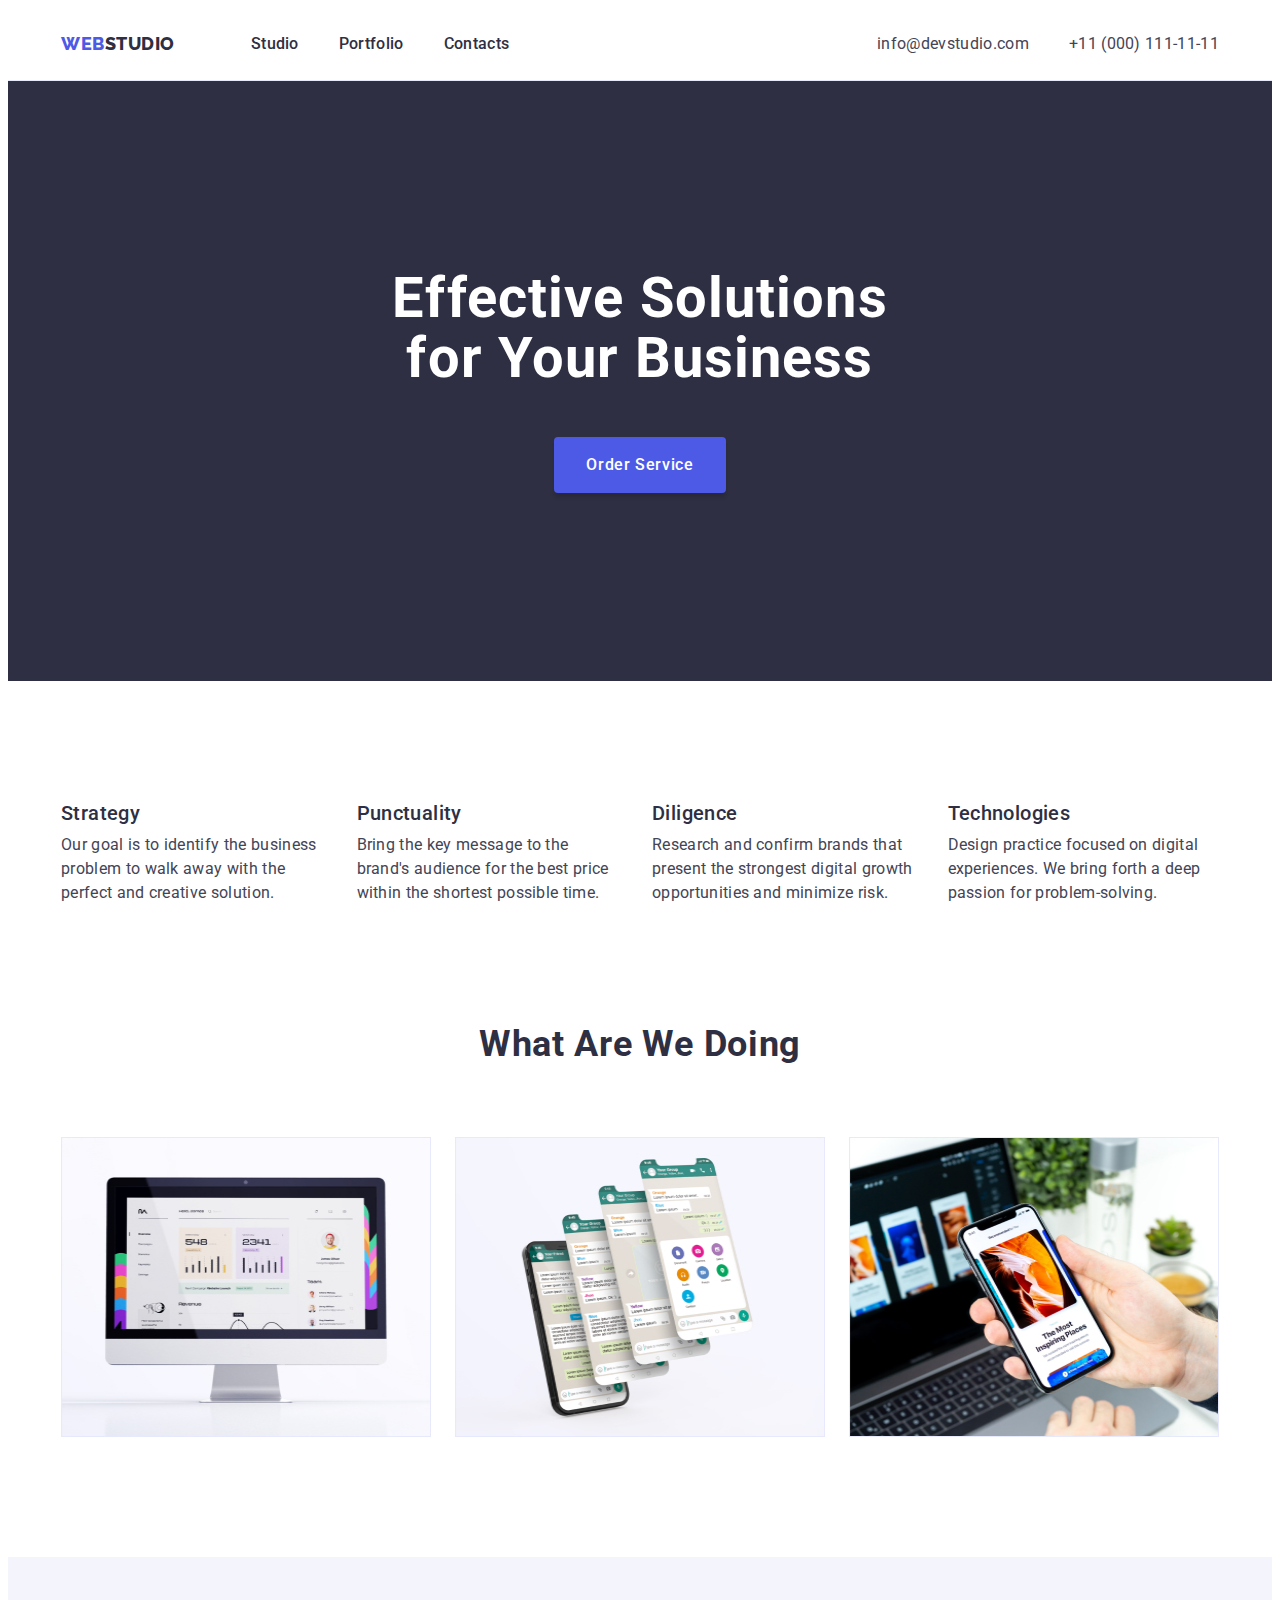
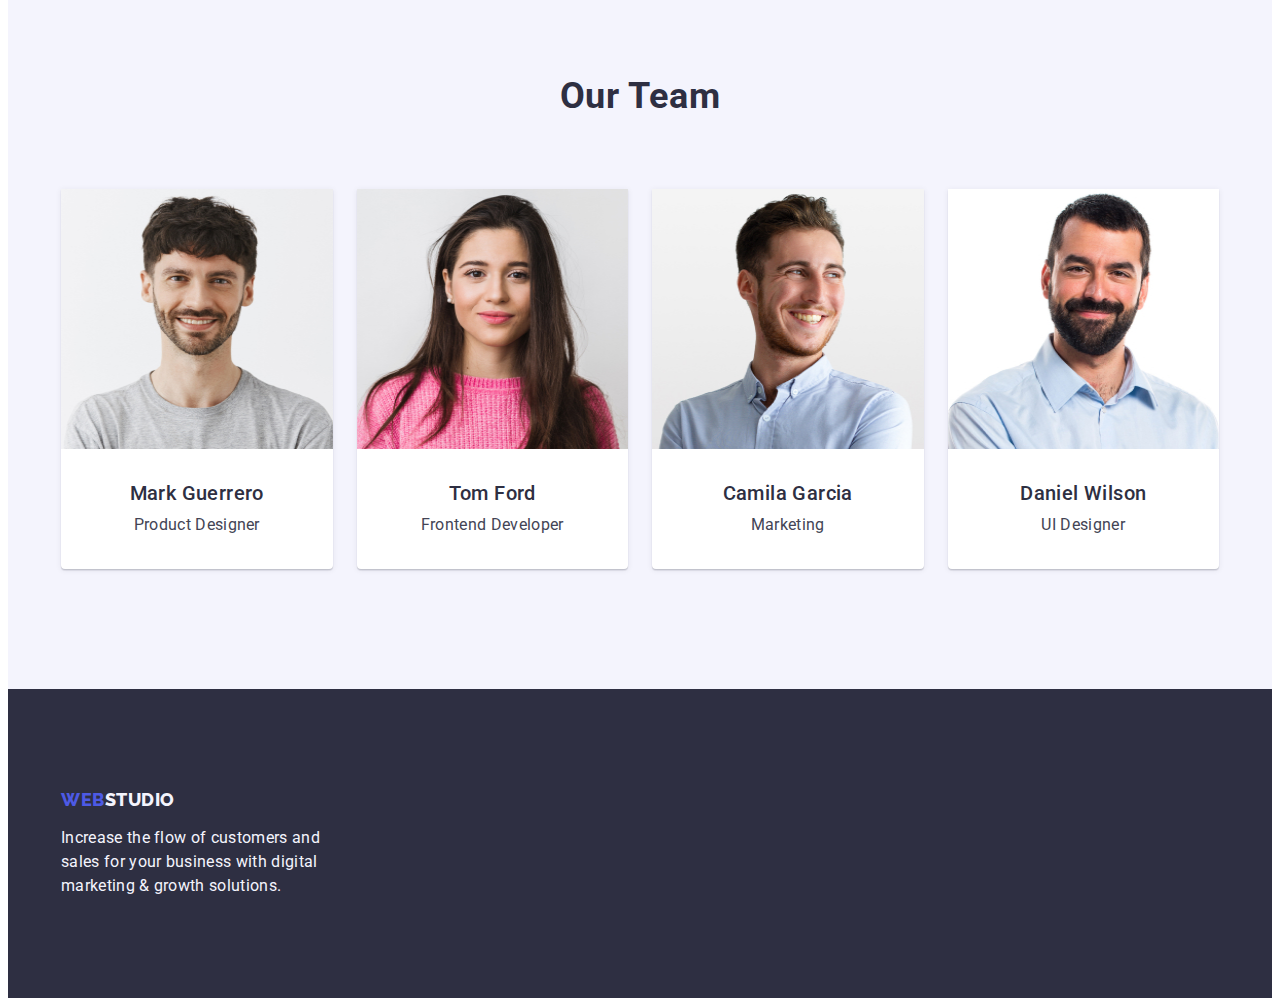
<file: index.html>
<!DOCTYPE html>
<html lang="en">
  <head>
    <meta charset="UTF-8" />
    <meta http-equiv="X-UA-Compatible" content="IE=edge" />
    <meta name="viewport" content="width=device-width, initial-scale=1.0" />
    <link
      rel="stylesheet"
      href="https://cdnjs.cloudflare.com/ajax/libs/modern-normalize/2.0.0/modern-normalize.min.css"
      integrity="sha512-4xo8blKMVCiXpTaLzQSLSw3KFOVPWhm/TRtuPVc4WG6kUgjH6J03IBuG7JZPkcWMxJ5huwaBpOpnwYElP/m6wg=="
      crossorigin="anonymous"
      referrerpolicy="no-referrer"
    />
    <link rel="stylesheet" href="./css/styles.css" />
    <link rel="preconnect" href="https://fonts.googleapis.com" />
    <link rel="preconnect" href="https://fonts.gstatic.com" crossorigin />
    <link
      href="https://fonts.googleapis.com/css2?family=Raleway:wght@800&family=Roboto:wght@400;500;700;900&display=swap"
      rel="stylesheet"
    />

    <title>Web studuo</title>
  </head>
  <body>
    <header class="header">
      <div class="container">
        <nav class="nav">
          <a class="logo-header link" href="./index.html"
            >Web<span class="acsent">Studio</span></a
          >
          <ul class="list">
            <li class="item">
              <a class="link" href="./index.html">Studio</a>
            </li>
            <li class="item">
              <a class="link" href="./portfolio.html">Portfolio</a>
            </li>
            <li class="item">
              <a class="link" href="">Contacts</a>
            </li>
          </ul>
        </nav>
        <address class="address">
          <ul class="list">
            <li class="item">
              <a class="link" href="mailto:info@devstudio.com"
                >info@devstudio.com</a
              >
            </li>
            <li class="item">
              <a class="link" href="tel:+110001111111">+11 (000) 111-11-11</a>
            </li>
          </ul>
        </address>
      </div>
    </header>
    <main class="main">
      <section class="hero">
        <div class="container">
          <h1 class="title">Effective Solutions for Your Business</h1>
          <button class="button" type="button">Order Service</button>
        </div>
      </section>
      <section class="advantages">
        <div class="container">
          <h2 class="visually-hidden">Advantages</h2>
          <ul class="list">
            <li class="item">
              <h3 class="title">Strategy</h3>
              <p class="text">
                Our goal is to identify the business problem to walk away with
                the perfect and creative solution.
              </p>
            </li>
            <li class="item">
              <h3 class="title">Punctuality</h3>
              <p class="text">
                Bring the key message to the brand's audience for the best price
                within the shortest possible time.
              </p>
            </li>
            <li class="item">
              <h3 class="title">Diligence</h3>
              <p class="text">
                Research and confirm brands that present the strongest digital
                growth opportunities and minimize risk.
              </p>
            </li>
            <li class="item">
              <h3 class="title">Technologies</h3>
              <p class="text">
                Design practice focused on digital experiences. We bring forth a
                deep passion for problem-solving.
              </p>
            </li>
          </ul>
        </div>
      </section>
      <section class="doing">
        <div class="container">
          <h2 class="title">What are we doing</h2>
          <ul class="list">
            <li class="item">
              <img
                class="imgage"
                src="./images/what-we-doing/img1.jpg"
                alt="desctop-image"
                width="360"
                height="300"
              />
            </li>
            <li class="item">
              <img
                class="imgage"
                src="./images/what-we-doing/img2.jpg"
                alt="mobile-image"
                width="360"
                height="300"
              />
            </li>
            <li class="item">
              <img
                class="imgage"
                src="./images/what-we-doing/img3.jpg"
                alt="aplication-image"
                width="360"
                height="300"
              />
            </li>
          </ul>
        </div>
      </section>
      <section class="team">
        <div class="container">
          <h2 class="title">Our Team</h2>
          <ul class="list">
            <li class="item">
              <img
                class="img"
                src="./images/team/img.jpg"
                alt="Product Designer Mark Guerrero"
                width="264"
                height="260"
              />
              <div class="wripper">
                <h3 class="name">Mark Guerrero</h3>
                <p class="position">Product Designer</p>
              </div>
            </li>
            <li class="item">
              <img
                class="img"
                src="./images/team/img-1.jpg"
                alt="Frontend Developer Tom Ford"
                width="264"
                height="260"
              />
              <div class="wripper">
                <h3 class="name">Tom Ford</h3>
                <p class="position">Frontend Developer</p>
              </div>
            </li>
            <li class="item">
              <img
                class="img"
                src="./images/team/img-2.jpg"
                alt="Marketing Camila Garcia"
                width="264"
                height="260"
              />
              <div class="wripper">
                <h3 class="name">Camila Garcia</h3>
                <p class="position">Marketing</p>
              </div>
            </li>
            <li class="item">
              <img
                class="img"
                src="./images/team/img-3.jpg"
                alt="UI Designer Daniel Wilson"
                width="264"
                height="260"
              />
              <div class="wripper">
                <h3 class="name">Daniel Wilson</h3>
                <p class="position">UI Designer</p>
              </div>
            </li>
          </ul>
        </div>
      </section>
    </main>
    <footer class="footer">
      <div class="container">
        <a class="logo-footer link" href="./index.html"
          >Web<span class="acsent">Studio</span></a
        >
        <p class="text">
          Increase the flow of customers and sales for your business with
          digital marketing & growth solutions.
        </p>
      </div>
    </footer>
  </body>
</html>
</file>
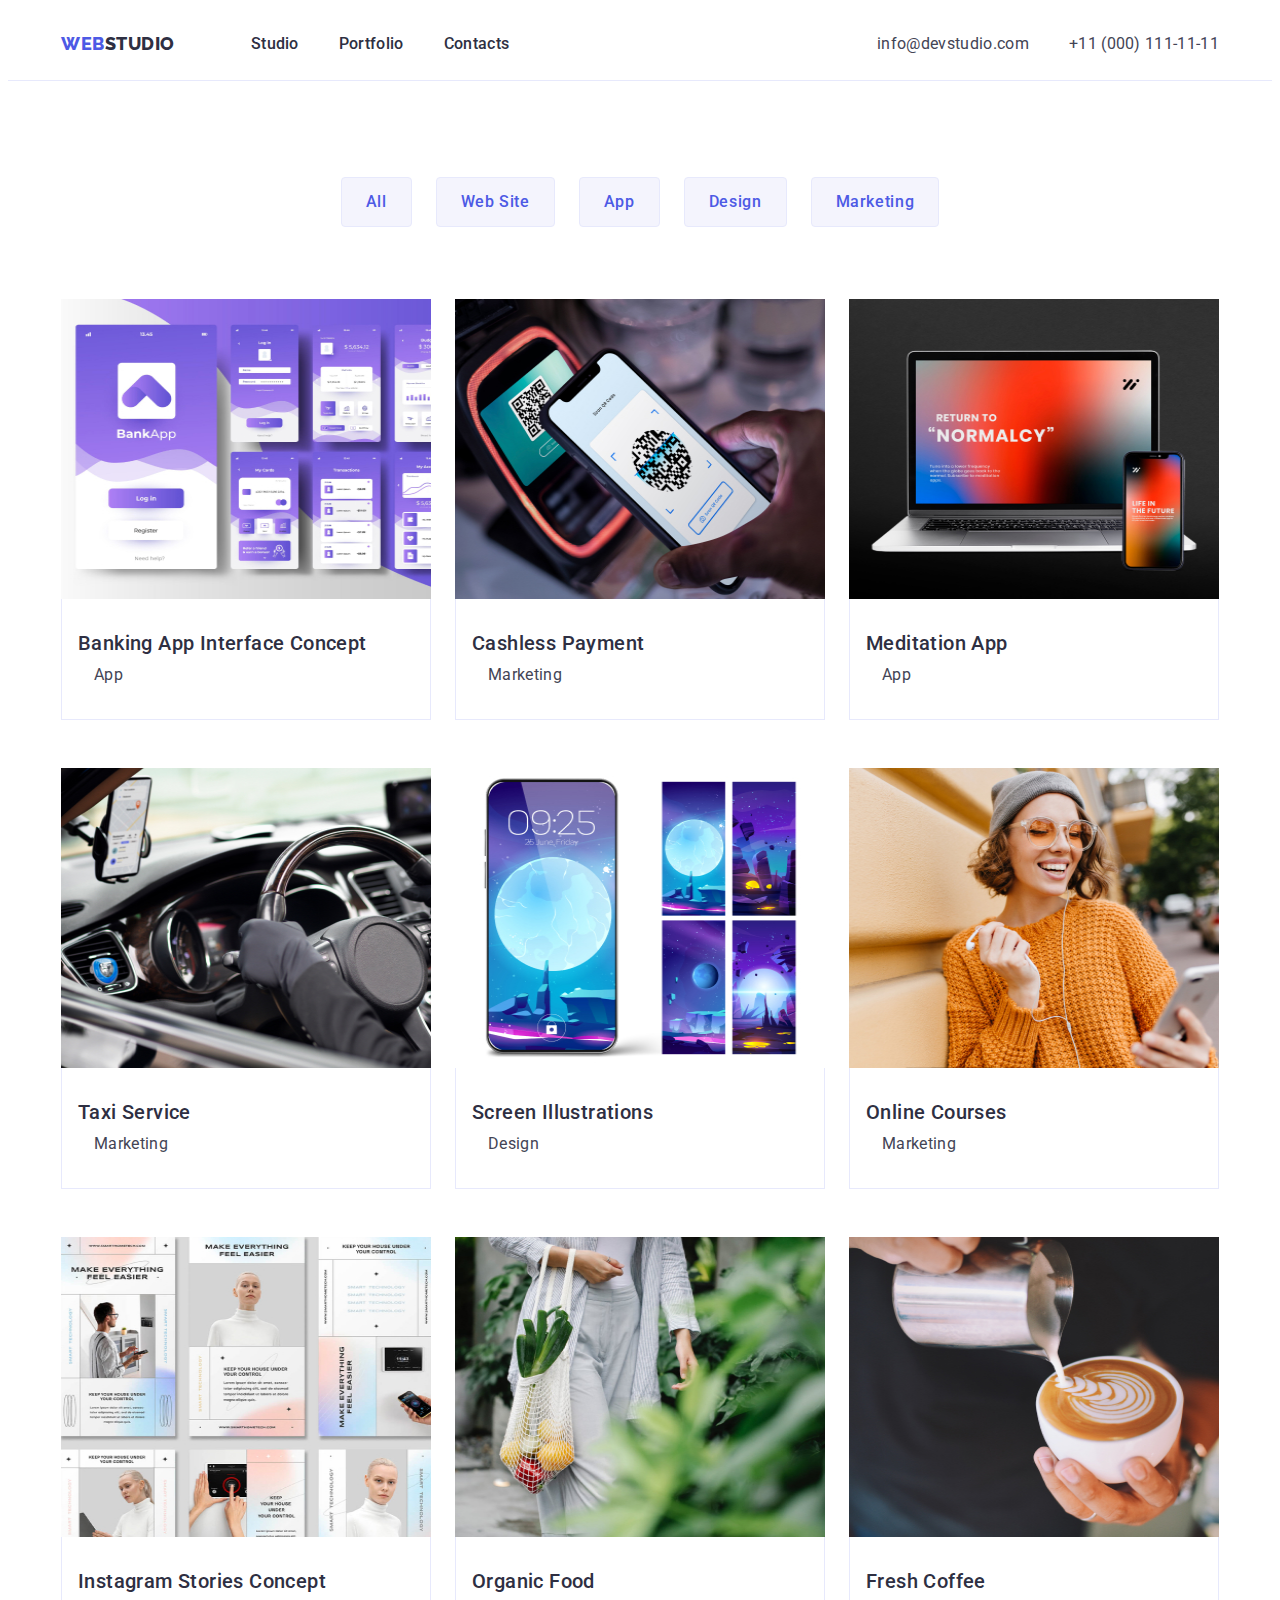
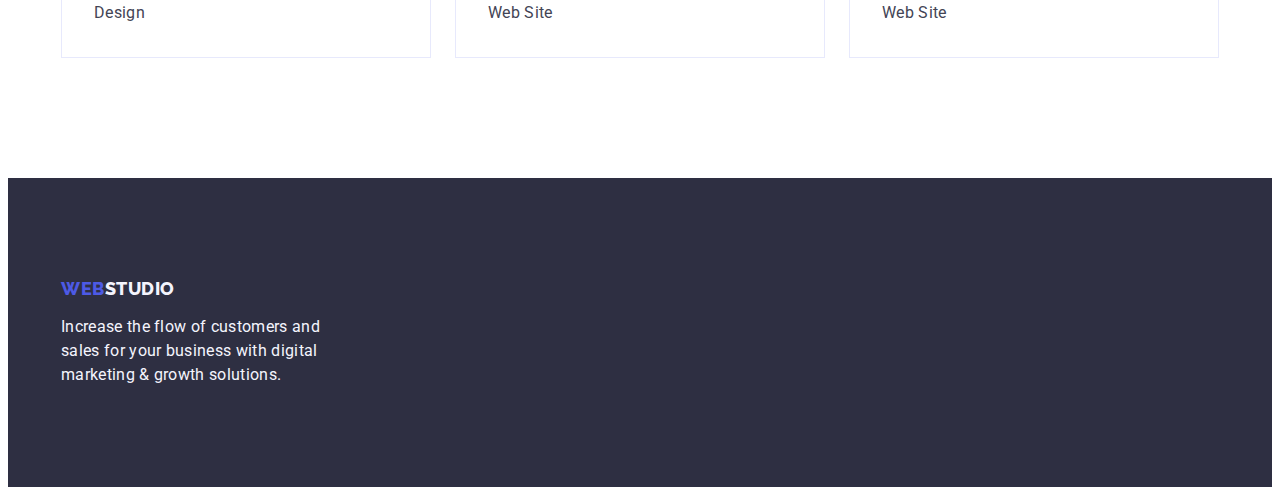
<file: portfolio.html>
<!DOCTYPE html>
<html lang="en">
  <head>
    <meta charset="UTF-8" />
    <meta http-equiv="X-UA-Compatible" content="IE=edge" />
    <meta name="viewport" content="width=device-width, initial-scale=1.0" />
    <link
      rel="stylesheet"
      href="https://cdnjs.cloudflare.com/ajax/libs/modern-normalize/2.0.0/modern-normalize.min.css"
      integrity="sha512-4xo8blKMVCiXpTaLzQSLSw3KFOVPWhm/TRtuPVc4WG6kUgjH6J03IBuG7JZPkcWMxJ5huwaBpOpnwYElP/m6wg=="
      crossorigin="anonymous"
      referrerpolicy="no-referrer"
    />
    <link rel="stylesheet" href="./css/styles.css" />
    <link rel="preconnect" href="https://fonts.googleapis.com" />
    <link rel="preconnect" href="https://fonts.gstatic.com" crossorigin />
    <link
      href="https://fonts.googleapis.com/css2?family=Raleway:wght@800&family=Roboto:wght@400;500;700;900&display=swap"
      rel="stylesheet"
    />

    <title>Partfolio</title>
  </head>
  <body>
    <header class="header">
      <div class="container">
        <nav class="nav">
          <a class="logo-header link" href="./index.html"
            >Web<span class="acsent">Studio</span></a
          >
          <ul class="list">
            <li class="item">
              <a href="./index.html" class="link">Studio</a>
            </li>
            <li class="item">
              <a href="./portfolio.html" class="link">Portfolio</a>
            </li>
            <li class="item">
              <a href="" class="link">Contacts</a>
            </li>
          </ul>
        </nav>
        <address class="address">
          <ul class="list">
            <li class="item">
              <a class="link" href="mailto:info@devstudio.com"
                >info@devstudio.com</a
              >
            </li>
            <li class="item">
              <a class="link" href="tel:+110001111111">+11 (000) 111-11-11</a>
            </li>
          </ul>
        </address>
      </div>
    </header>
    <main>
      <section class="cards">
        <div class="container">
          <h1 class="visually-hidden" hidden>Partfolio</h1>
          <ul class="list buttons">
            <li class="item">
              <button type="button" class="button">All</button>
            </li>
            <li class="item">
              <button type="button" class="button">Web Site</button>
            </li>
            <li class="item">
              <button type="button" class="button">App</button>
            </li>
            <li class="item">
              <button type="button" class="button">Design</button>
            </li>
            <li class="item">
              <button type="button" class="button">Marketing</button>
            </li>
          </ul>
          <ul class="list">
            <li class="card">
              <a class="link" href="">
                <img
                  class="image"
                  src="./images/portfolio/img-1.jpg"
                  alt="Banking App Interface Concept"
                  width="360"
                  height="300"
                />
                <div class="card-wripper">
                  <h2 class="title">Banking App Interface Concept</h2>
                  <p class="text">App</p>
                </div>
              </a>
            </li>
            <li class="card">
              <a class="link" href="">
                <img
                  class="image"
                  src="./images/portfolio/img-2.jpg"
                  alt="Cashless Payment"
                  width="360"
                  height="300"
                />
                <div class="card-wripper">
                  <h2 class="title">Cashless Payment</h2>
                  <p class="text">Marketing</p>
                </div>
              </a>
            </li>
            <li class="card">
              <a class="link" href="">
                <img
                  class="image"
                  src="./images/portfolio/img-3.jpg"
                  alt="Meditation App"
                  width="360"
                  height="300"
                />
                <div class="card-wripper">
                  <h2 class="title">Meditation App</h2>
                  <p class="text">App</p>
                </div>
              </a>
            </li>
            <li class="card">
              <a class="link" href="">
                <img
                  class="image"
                  src="./images/portfolio/img-4.jpg"
                  alt="Taxi Service"
                  width="360"
                  height="300"
                />
                <div class="card-wripper">
                  <h2 class="title">Taxi Service</h2>
                  <p class="text">Marketing</p>
                </div>
              </a>
            </li>
            <li class="card">
              <a class="link" href="">
                <img
                  class="image"
                  src="./images/portfolio/img-5.jpg"
                  alt="Screen Illustrations"
                  width="360"
                  height="300"
                />
                <div class="card-wripper">
                  <h2 class="title">Screen Illustrations</h2>
                  <p class="text">Design</p>
                </div>
              </a>
            </li>
            <li class="card">
              <a class="link" href="">
                <img
                  class="image"
                  src="./images/portfolio/img-6.jpg"
                  alt="Online Courses"
                  width="360"
                  height="300"
                />
                <div class="card-wripper">
                  <h2 class="title">Online Courses</h2>
                  <p class="text">Marketing</p>
                </div>
              </a>
            </li>
            <li class="card">
              <a class="link" href="">
                <img
                  class="image"
                  src="./images/portfolio/img-7.jpg"
                  alt="Instagram Stories Concept"
                  width="360"
                  height="300"
                />
                <div class="card-wripper">
                  <h2 class="title">Instagram Stories Concept</h2>
                  <p class="text">Design</p>
                </div>
              </a>
            </li>
            <li class="card">
              <a class="link" href="">
                <img
                  class="image"
                  src="./images/portfolio/img-8.jpg"
                  alt="Organic Food"
                  width="360"
                  height="300"
                />
                <div class="card-wripper">
                  <h2 class="title">Organic Food</h2>
                  <p class="text">Web Site</p>
                </div>
              </a>
            </li>
            <li class="card">
              <a class="link" href="">
                <img
                  class="image"
                  src="./images/portfolio/img-9.jpg"
                  alt="Fresh Coffee"
                  width="360"
                  height="300"
                />
                <div class="card-wripper">
                  <h2 class="title">Fresh Coffee</h2>
                  <p class="text">Web Site</p>
                </div>
              </a>
            </li>
          </ul>
        </div>
      </section>
    </main>
    <footer class="footer">
      <div class="container">
        <a class="logo-footer link" href="./index.html"
          >Web<span class="acsent">Studio</span></a
        >
        <p class="text">
          Increase the flow of customers and sales for your business with
          digital marketing & growth solutions.
        </p>
      </div>
    </footer>
  </body>
</html>
</file>
<file: css/styles.css>
/* ====================== Palette ==================================*/
/* Main text color #2E2F42 */
/* Secondory text color #434455 */
/* Background #FFF */
/* Footer #2E2F42 */
/* Grid 1128 */

/* ====================== Basic Reset =============================*/
h1,
h2,
h3,
h4,
h5,
h6,
p {
  margin: 0;
}
ul,ol {
  padding: 0;
  margin: 0;
  list-style: none;
  text-decoration: none;
}
img {
  width: 100%;
  display: block;
}
button{
 cursor: pointer;
}
.link{
  text-decoration: none;
}
.address {
  font-style: normal;
}

/* ====================== Inheritance =============================*/
:root {
  --text-color:#434455;
  --text-color-secindary: #2E2F42;
  --akcent-color:#4D5AE5;
  --hover-color:#404bbf;

  --logo-color:#2e2f42;
  --logo-color-footer:#F4F4FD;

  --bg-color:#FFFFFF ;
  --bg-color-secindary:#F4F4FD;
  
  --hero-color:#2E2F42;
  --footer-color:#2E2F42;
  --footer-text:#F4F4FD;
}

body {
  font-family: Roboto, sans-serif;
  font-style: normal;
  font-size: 16px;
  font-weight: 400;
  line-height: 1.5;
  letter-spacing: 0.32px;
  color: var(--text-color);
  background-color: var(--bg-color);
  }
/* ====================== CONTAINER ================================*/
.container { 
  width: 100%;
  max-width: 1158px;
  padding-left:15px; 
  padding-right: 15px;
  margin: 0 auto;
}
.visually-hidden {
  position: absolute;
  width: 1px;
  height: 1px;
  margin: -1px;
  border: 0;
  padding: 0;
  white-space: nowrap;
  clip-path: inset(100%);
  clip: rect(0 0 0 0);
  overflow: hidden;
}
/* ====================== HEADER =====================================*/
.header{
  border-bottom: 1px solid  #E7E9FC;
}
.header .container{
  display: flex;
  justify-content: center;
  align-items: center;
  flex-wrap: wrap;

}
.header .nav .logo-header{
  margin-right: 76px;
  padding-top: 24px;
  padding-bottom: 24px;

  font-family: Raleway, sans-serif;
  font-size: 18px;
  font-weight: 800;
  line-height: 1.17; 
  letter-spacing: 0.03em;
  text-transform: uppercase;
  text-decoration: none;
  color:var(--akcent-color); 
}
.header .nav .acsent{
  font-weight: 800;
  line-height: 1.17; 
  letter-spacing: 0.54px;
  text-transform: uppercase;
  text-decoration: none;
  color: var(--logo-color);
}
.nav{
  display: flex;
  justify-content: center;
  align-items: center;
  flex-wrap: wrap;

  margin-right: auto;
}
.nav .list{
  display: flex;
  justify-content: space-between;
  align-items: center;
  flex-wrap: wrap;
  gap:40px;
}

.nav .link{
  padding-top: 24px;
  padding-bottom: 24px;

  font-weight: 500;
  letter-spacing: 0.32px;
  color: var(--text-color-secindary);
}
.nav .link:hover,.link:focus{
  color:var(--hover-color);
}
.address .list{
  display: flex;
  justify-content: space-between;
  align-items: center;
  flex-wrap: wrap;
  gap:40px;
}
.address .list .item{
  padding-top: 24px;
  padding-bottom: 24px;
}
.address .link{
  line-height: 1.5; 
  letter-spacing: 0.32px;
  color: var(--text-color);
}
.address .link:hover,.link:focus{
  color:var(--hover-color);
}
 
/* ====================== HERO ==========================================*/
.hero{
  padding-top: 188px;
  padding-bottom: 188px;
  background-color: var(--hero-color);
}
.hero .title{
  max-width: 496px;
  margin: 0 auto;
  
  color: var(--bg-color);
  text-align: center;
  font-size: 56px;
  font-weight: 700;
  line-height: 1.07; 
  letter-spacing: 1.12px;
}
.hero .button{
  display: block;
  margin: 0 auto;
  margin-top: 48px;
  padding: 16px 32px;
  min-width: 169px;
  border: none;
  border-radius: 4px;
  box-shadow: 0px 4px 4px 0px rgba(0, 0, 0, 0.15);

  font-family: Roboto, sans-serif;
  font-size: 16px;
  font-weight: 500;
  line-height: 1.5; 
  letter-spacing: 0.04em;
  
  color: var( --bg-color);
  background-color: var(--akcent-color);
}
.hero .button:hover, .button:focus{
   background-color:var(--hover-color);
}

/* ====================== ADVANTAGES ==========================================*/
.advantages {
  padding-top: 120px;
  padding-bottom: 120px;
}
.advantages .list{
  display: flex;
  justify-content: center;
  align-items: center;
  flex-wrap: wrap;
  gap: 24px;
}
.advantages .list .item{
  flex-basis: calc((100% - 3 * 24px) / 4)
}
.advantages .title{
  margin-bottom: 8px;

  font-size: 20px;
  font-weight: 500;
  line-height: 1.2; 
  letter-spacing: 0.4px;
  color: var(--text-color-secindary);
}
.advantages .text{
  max-width: 264px;
  color: var(--text-color);
}

/* ====================== WHAT WE ARE DOING ==========================================*/
.doing{
  padding-bottom: 120px;
}
.doing .title{
  margin-bottom: 72px;

  font-size: 36px;
  font-weight: 700;
  line-height: 1.11; 
  letter-spacing: 0.72px;
  text-align: center;
  text-transform: capitalize;
  color: var(--text-color-secindary);
}
.doing .list{
  display: flex;
  align-items: center;
  justify-content: center;
  flex-wrap: wrap;
  gap: 24px;
}
.doing .list .item{
 flex-basis: calc((100% - 3 * 16px) / 3)
}
/* ====================== OUR TEAM ==========================================*/
.team{
  padding-top: 120px;
  padding-bottom: 120px;

  background-color: var(--bg-color-secindary);
}
.team .title{
  margin-bottom: 72px;

  font-size: 36px;
  font-weight: 700;
  line-height: 1.11; 
  letter-spacing: 0.02em;
  text-align: center;
  text-transform: capitalize;
  color: var(--text-color-secindary);
}
.team .list{
  display: flex;
  justify-content: center;
  align-items: center;
  flex-wrap: wrap;
  gap: 24px;
}
.team .item{
  display: flex;
  justify-content: center;
  align-items: center;
  flex-direction: column;
  flex-basis: calc((100% - 3 * 24px) / 4);

  border-radius: 0px 0px 4px 4px;
  box-shadow: 0px 2px 1px 0px rgba(46, 47, 66, 0.08), 0px 1px 1px 0px rgba(46, 47, 66, 0.16), 0px 1px 6px 0px rgba(46, 47, 66, 0.08);  

  background-color: var(--bg-color);
}
.team .item .wripper{
  padding-bottom: 32px;
  padding-top: 32px;
}
.team .name{
  margin-bottom: 8px;

  font-size: 20px;
  font-weight: 500;
  line-height: 1.2; 
  letter-spacing: 0.02em;
  text-align: center; 
  color: var(--text-color-secindary);
}
.team .position{
   text-align: center; 
   color: var(--text-color);
}

/* ====================== FOOTER ==========================================*/
.footer{
  padding: 100px 0;
  background-color: var(--footer-color);
}
 .logo-footer{
   display: inline-block;
   margin-bottom: 16px;

  font-family: Raleway, sans-serif;
  font-size: 18px;
  font-weight: 800;
  line-height: 1.17; 
  letter-spacing: 0.03em;
  text-transform: uppercase;
  text-decoration: none;
  color: var(--akcent-color);
}
.logo-footer .acsent{
  font-weight: 800;
  line-height: 1.17; 
  letter-spacing: 0.54px;
  text-transform: uppercase;
  text-decoration: none;
  color: var(--logo-color-footer);
}
.footer .text{
  max-width: 264px;
  color:var(--footer-text);
}

/* ====================== PORTFOLIO ==========================================*/
.cards{
  padding-top: 96px;
  padding-bottom: 120px;
}
/* ====================== BUTTONS ==========================================*/
.list.buttons{
  display: flex;
  justify-content: center;
  align-items: center;
  flex-wrap: wrap;
  gap: 24px;
  
  margin-bottom: 72px;
} 
.list .button{
  padding: 12px 24px;
  border-radius: 4px;
  border: 1px solid #E7E9FC;

  font-family: Roboto, sans-serif;
  font-size: 16px;
  font-weight: 500;
  line-height: 1.5;
  letter-spacing: 0.04em;
  color: var(--akcent-color);
  background-color: var(--bg-color-secindary);
}
 .button:hover, .button:focus{
  color: var(--bg-color);
  background-color: #404BBF;
   border:1px solid transparent;
}
/* ====================== CARDS ==========================================*/
.list{
  display: flex;
  justify-content: center;
  align-items: center;
  flex-wrap: wrap;
  gap:48px 24px;
}
.card{
  width: calc((100% - 48px) / 3);
}
.card-wripper{
  padding: 32px 16px;
  border: 1px solid #e7e9fc;
  border-top: none;
}
.card .title{
  margin-bottom: 8px;
 
  font-size: 20px;
  font-weight: 500;
  line-height: 1.2; 
  letter-spacing: 0.02em;
  color: var(--text-color-secindary);
}
.card .text{
  margin-left: 16px;

  font-size: 16px;
  line-height: 1.5;
  letter-spacing: 0.02em;
  color: var(--text-color);
}
</file>
